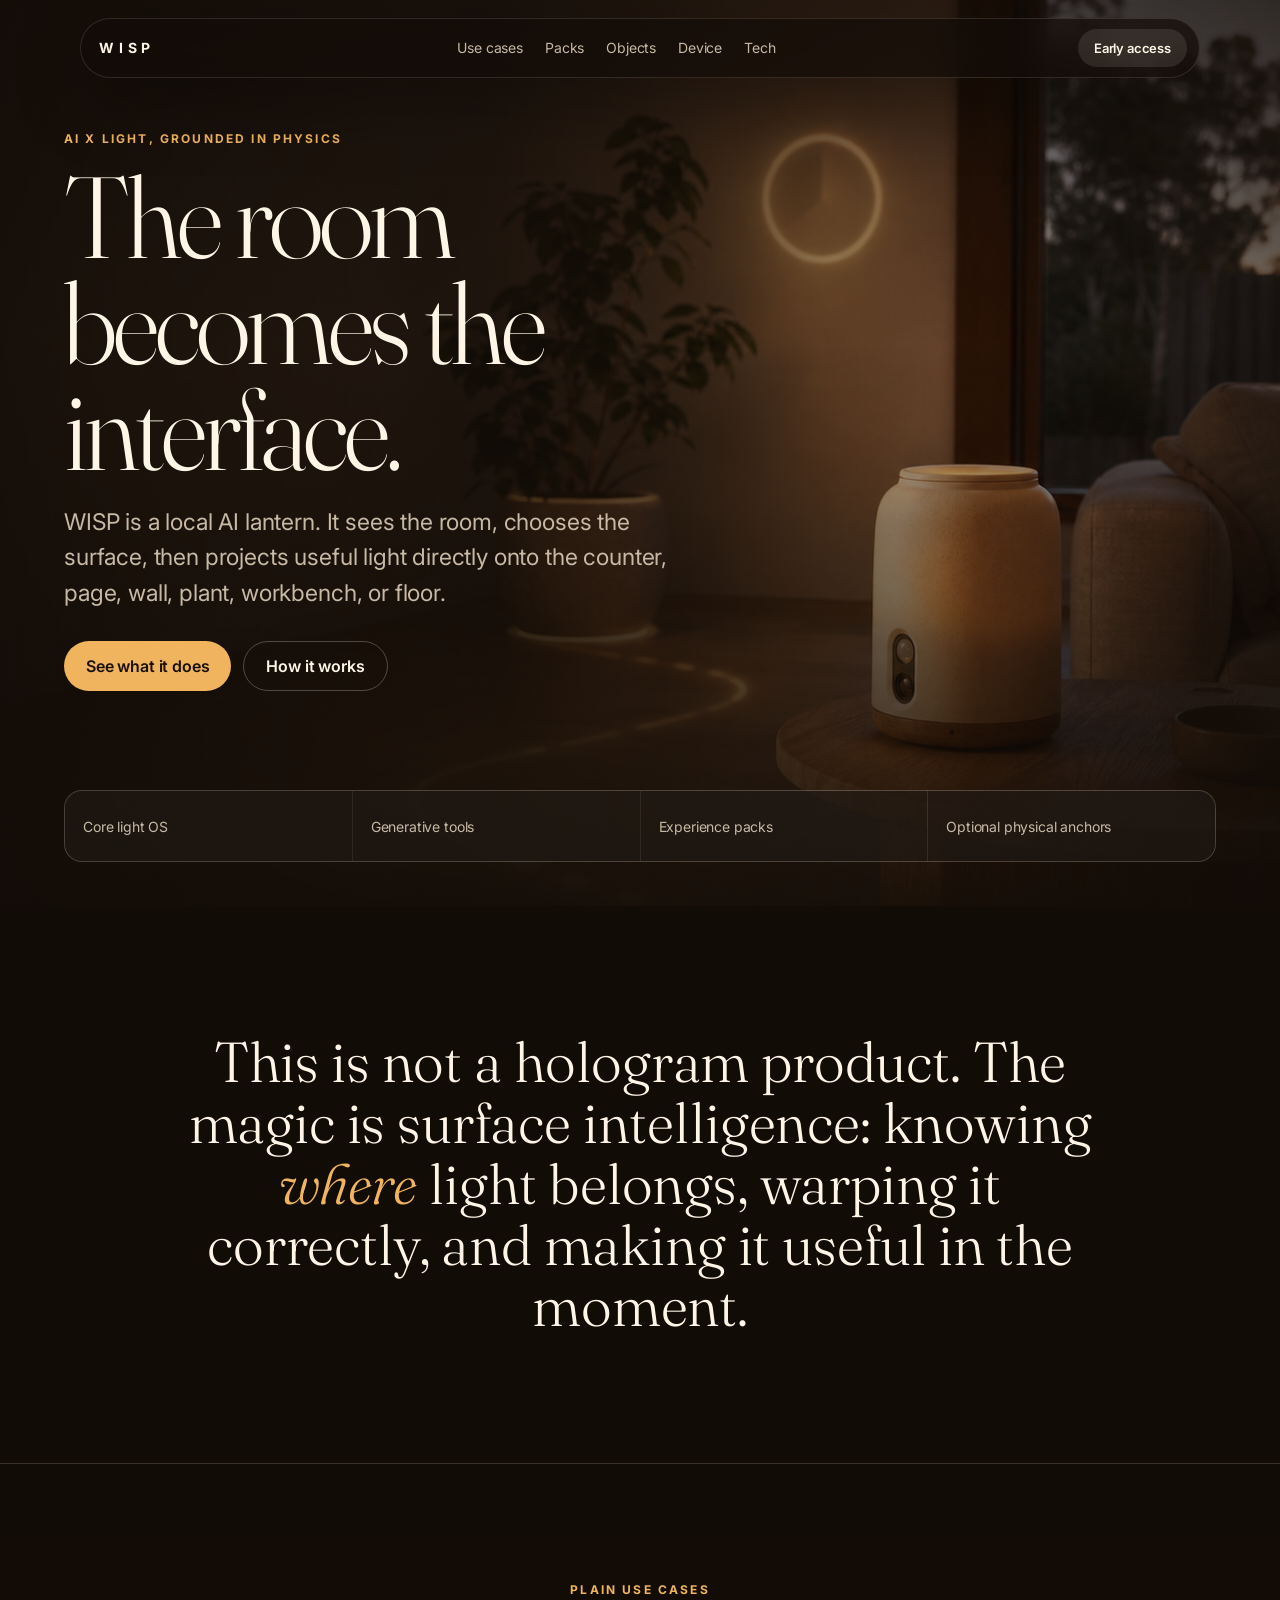
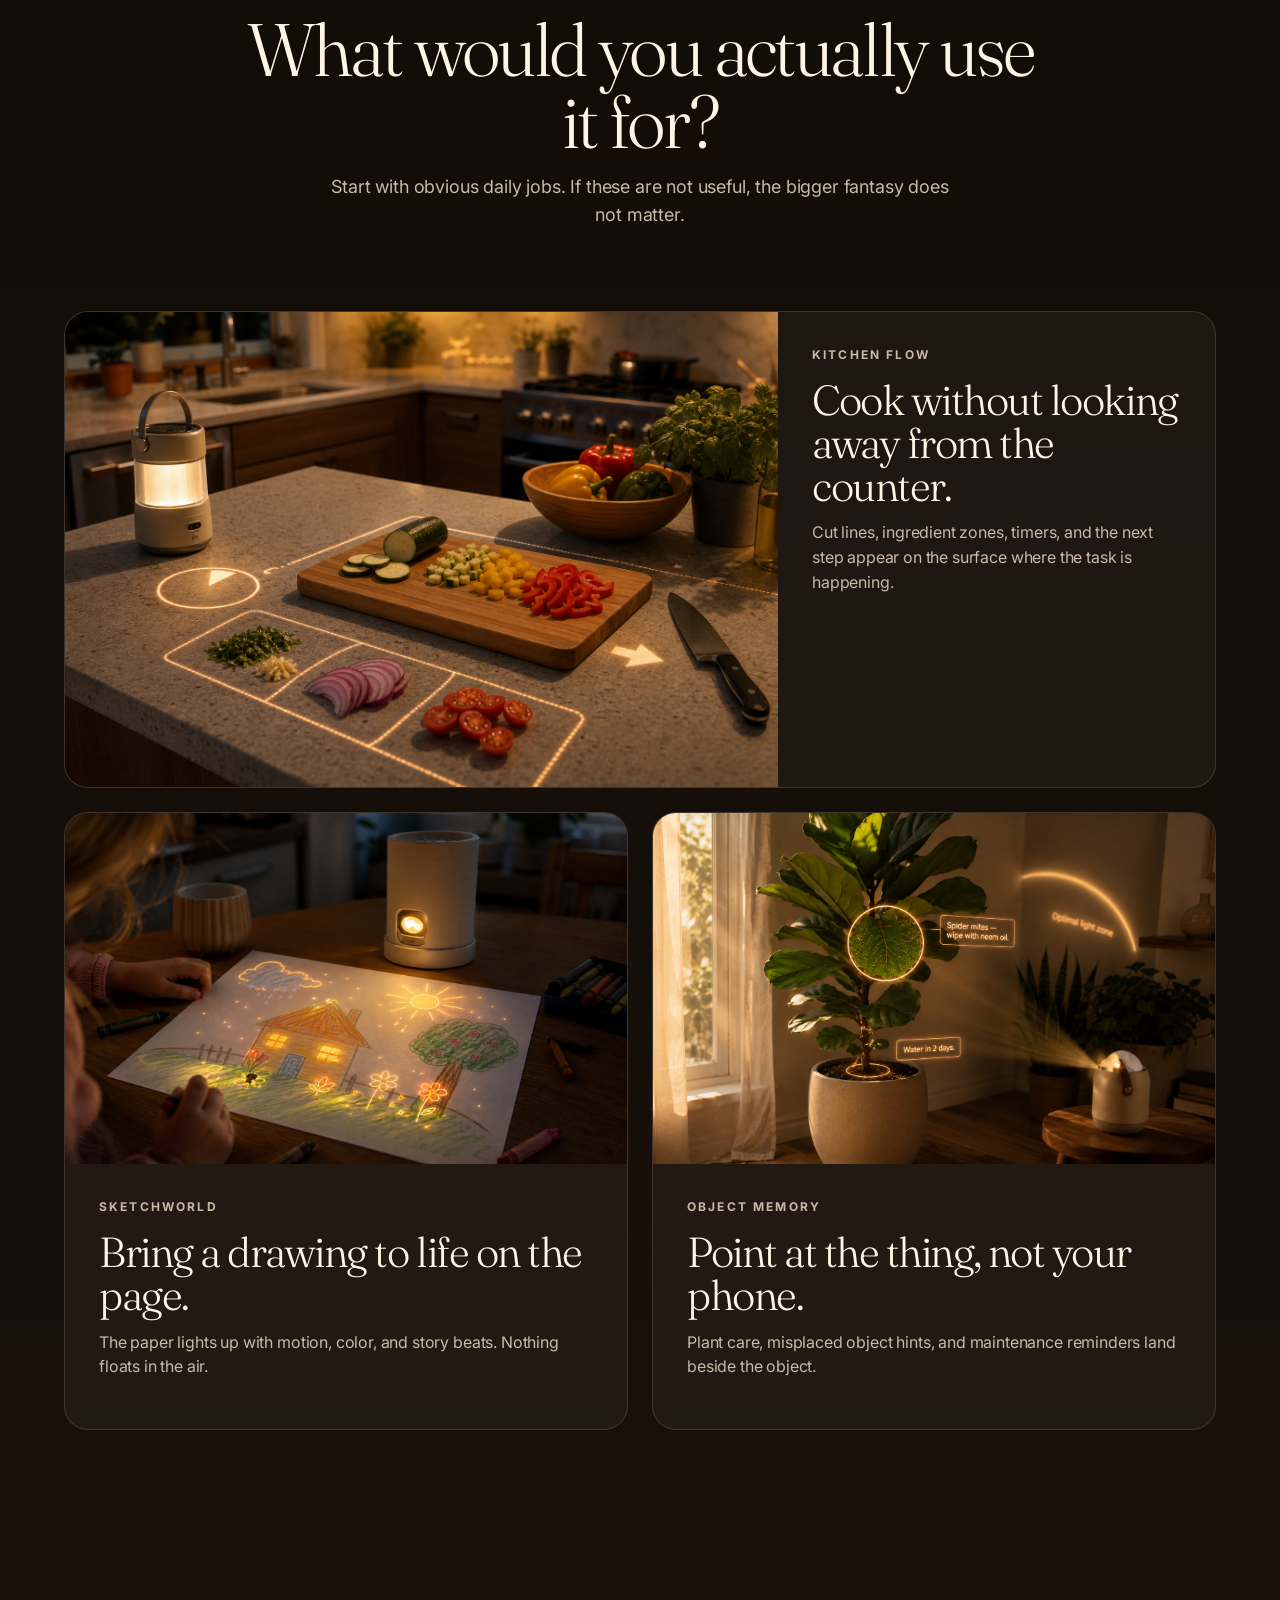
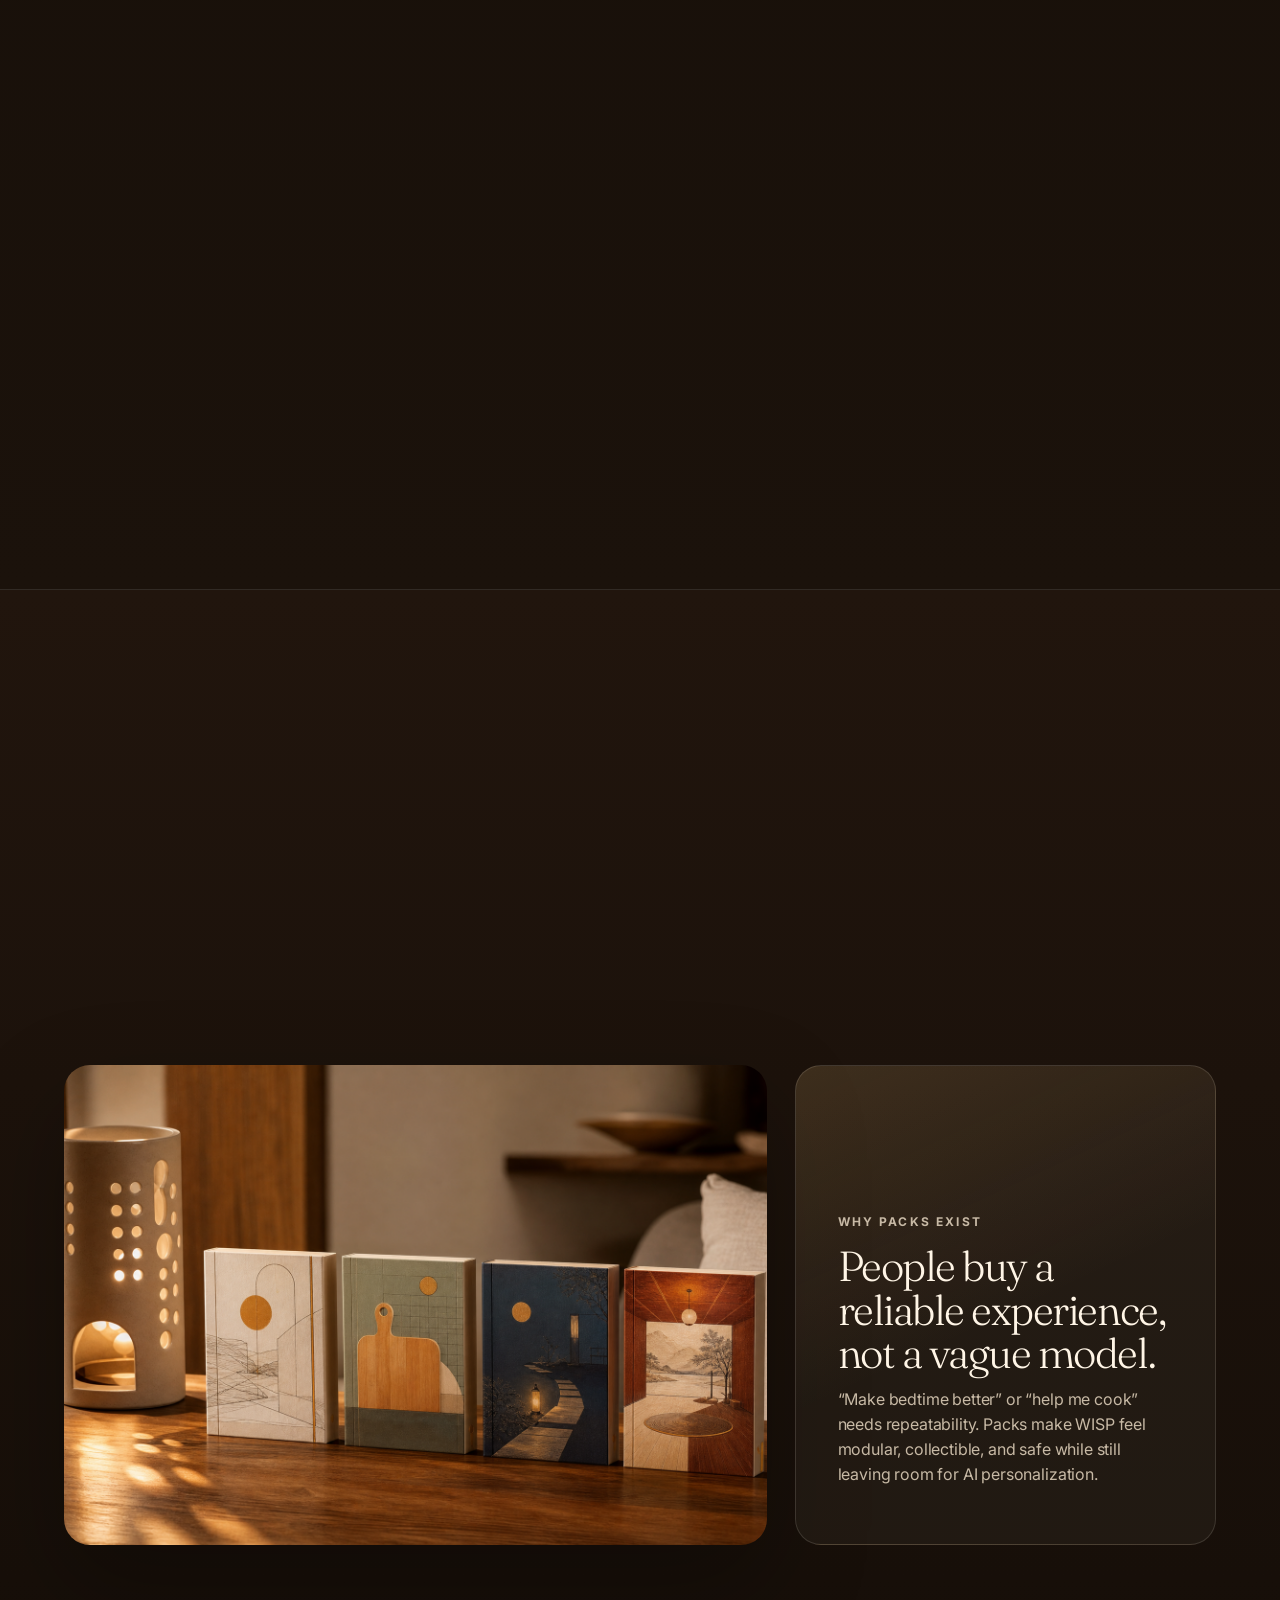
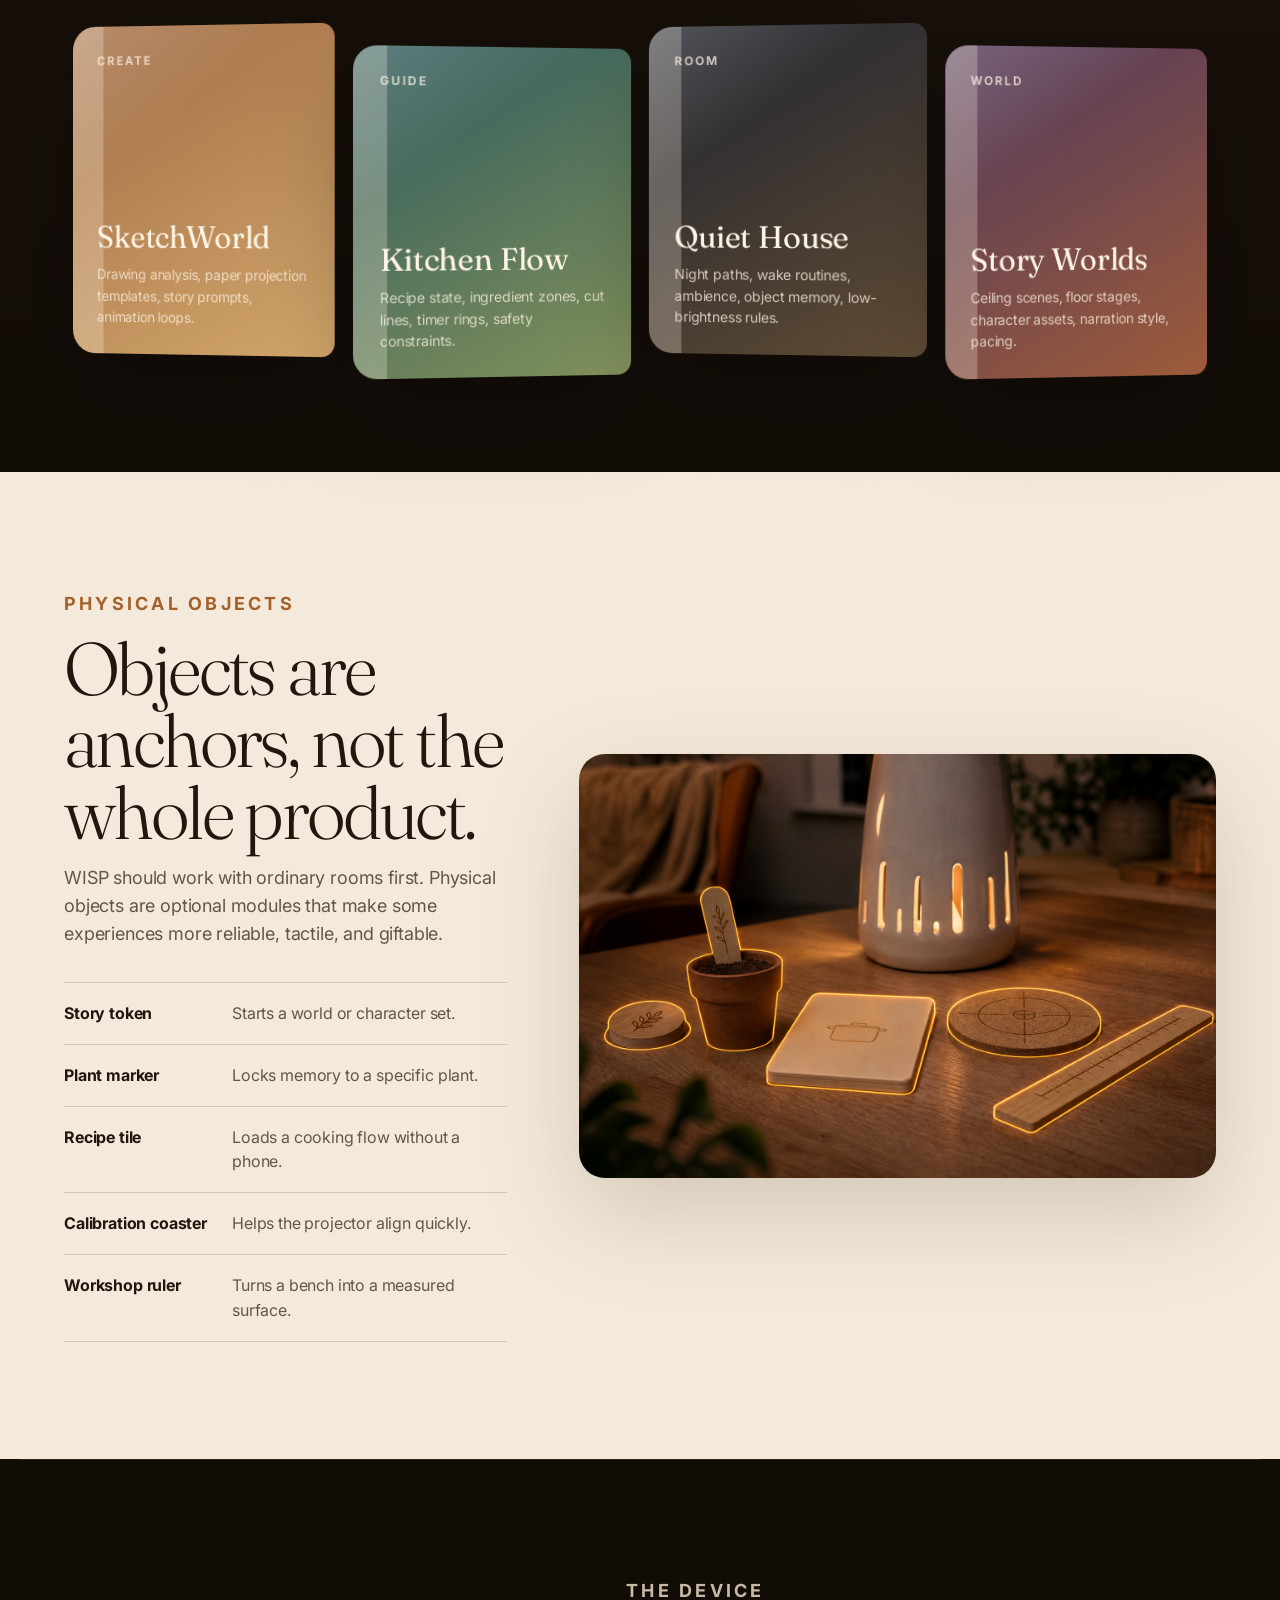
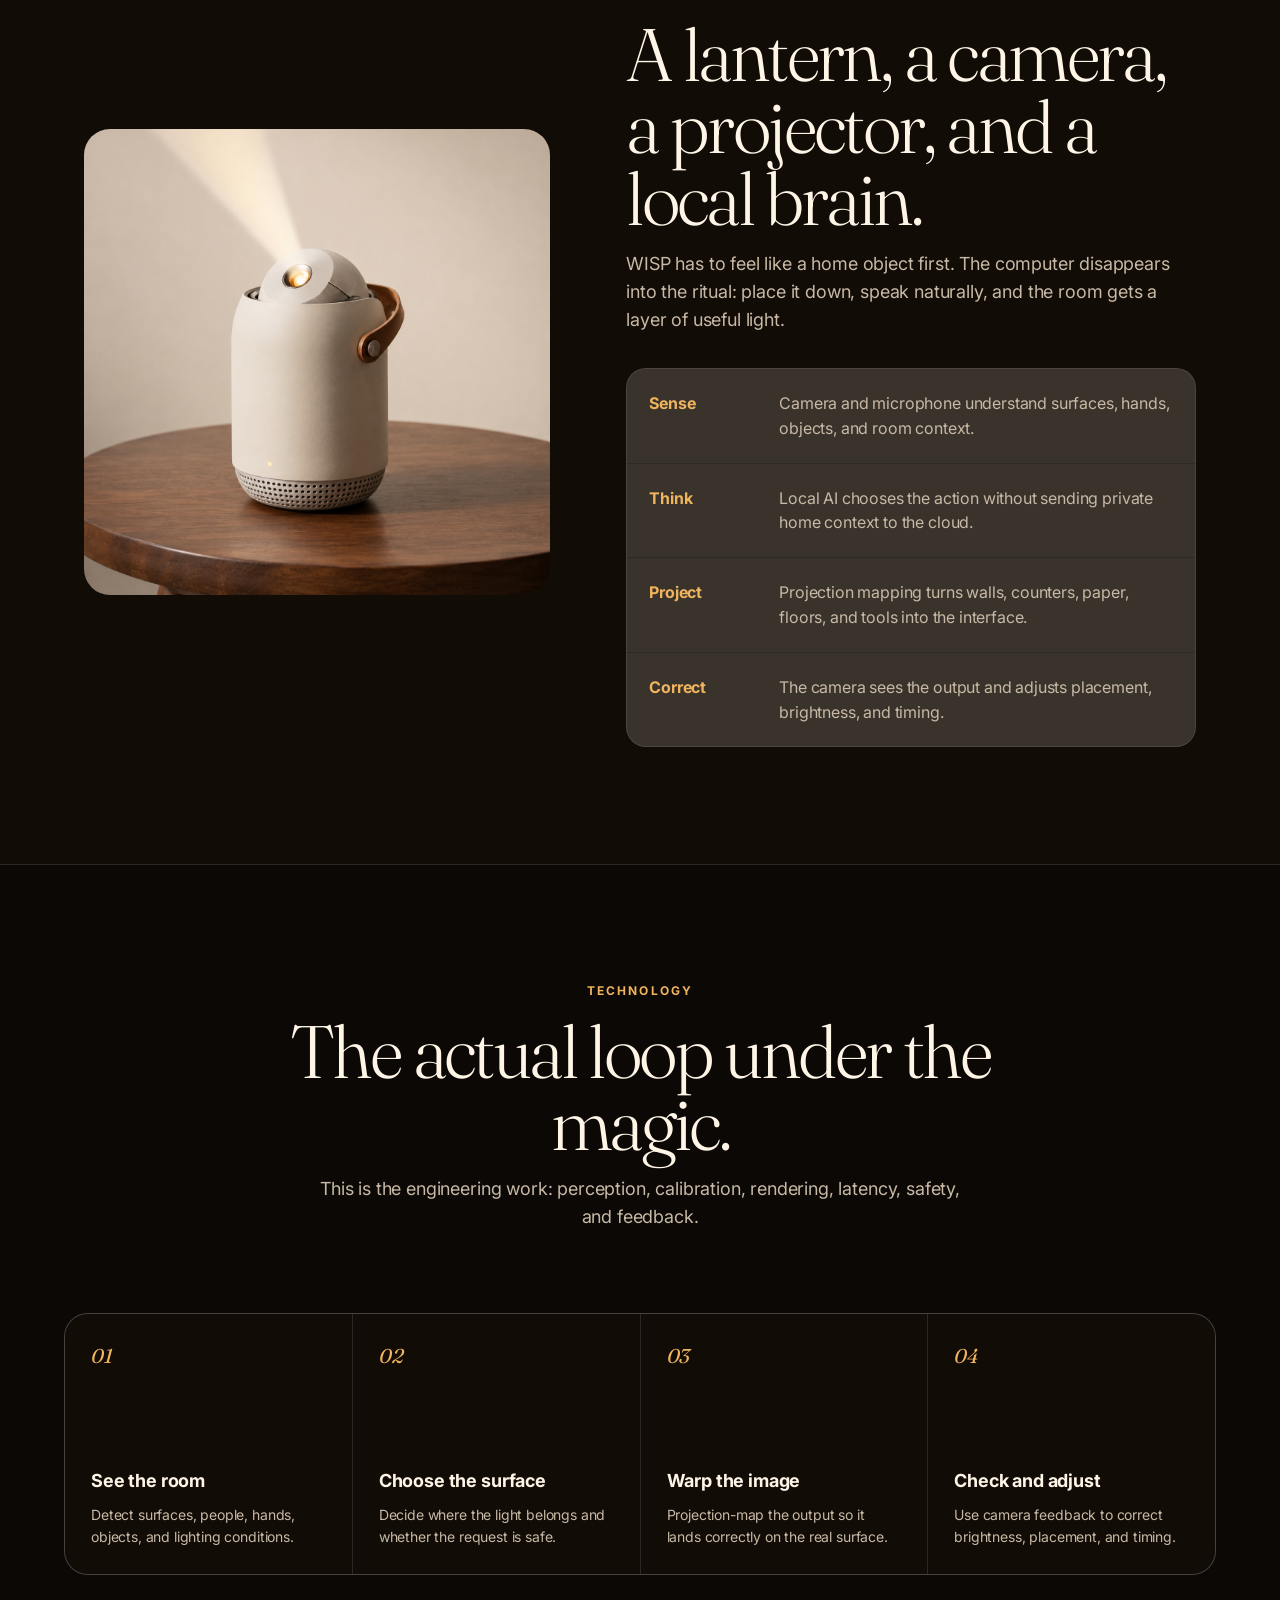
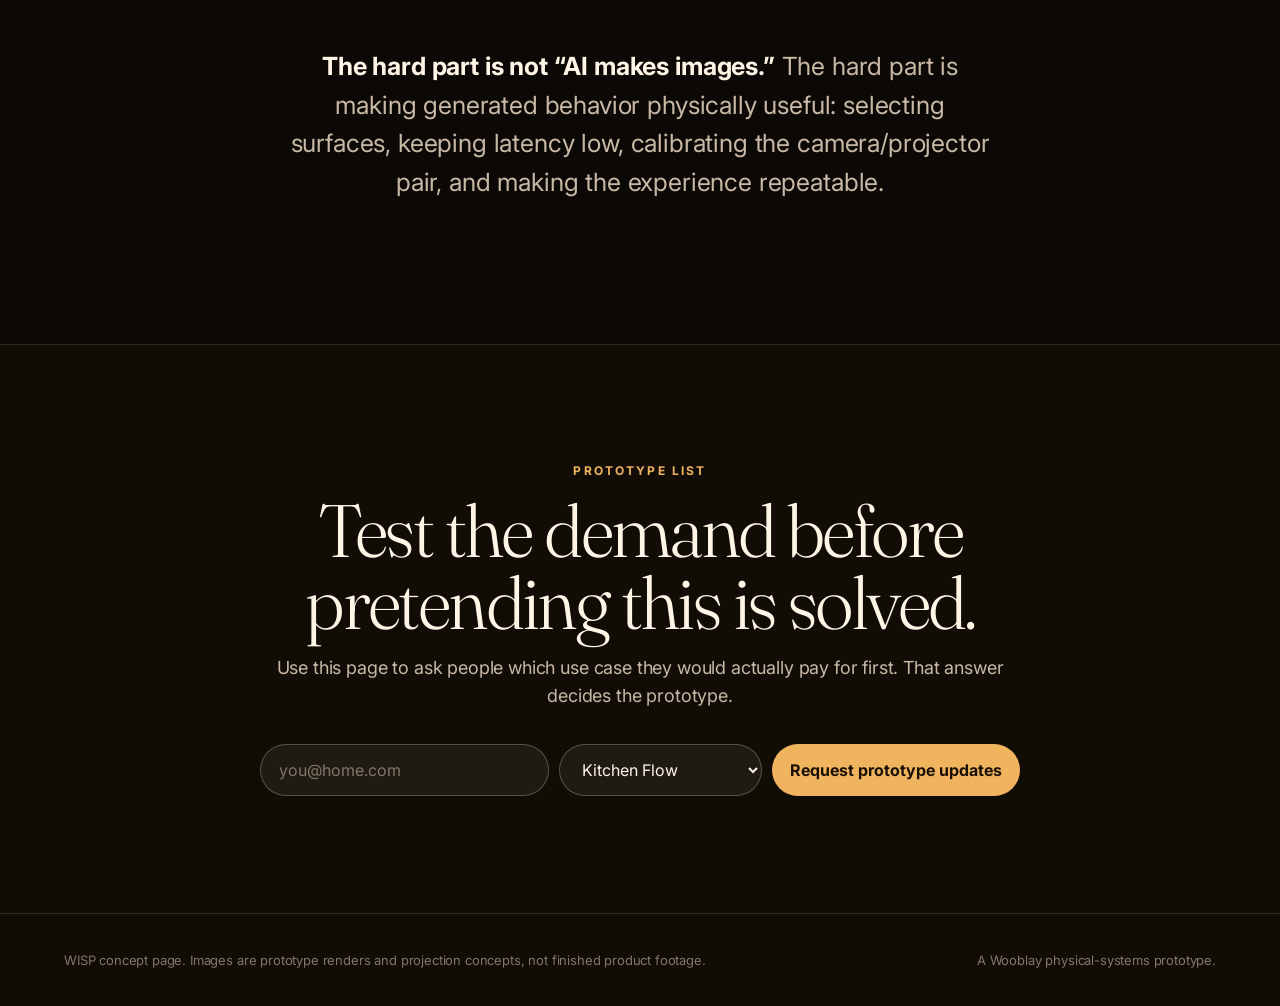
<file: site/index.html>
<!doctype html>
<html lang="en">
<head>
  <meta charset="utf-8" />
  <meta name="viewport" content="width=device-width, initial-scale=1" />
  <title>WISP — The room becomes the interface.</title>
  <meta name="description" content="WISP is a local AI lantern that projects useful, beautiful light onto real surfaces in the home. No screen. No holograms. Nothing leaves the room." />
  <meta property="og:title" content="WISP — The room becomes the interface." />
  <meta property="og:description" content="A local AI lantern that understands the room and projects useful light where the task is." />
  <meta property="og:image" content="assets/wisp-hero-real.png" />
  <meta property="og:type" content="website" />

  <link rel="preconnect" href="https://fonts.googleapis.com" />
  <link rel="preconnect" href="https://fonts.gstatic.com" crossorigin />
  <link href="https://fonts.googleapis.com/css2?family=Fraunces:ital,opsz,wght@0,9..144,300;0,9..144,400;0,9..144,500;1,9..144,300&family=Inter:wght@300;400;500;600;700&display=swap" rel="stylesheet" />
  <link rel="stylesheet" href="styles.css" />
</head>
<body>
  <header class="nav">
    <a href="#top" class="brand" aria-label="WISP home">WISP</a>
    <nav class="nav-links" aria-label="Primary">
      <a href="#uses">Use cases</a>
      <a href="#packs">Packs</a>
      <a href="#objects">Objects</a>
      <a href="#device">Device</a>
      <a href="#tech">Tech</a>
    </nav>
    <a href="#access" class="nav-cta">Early access</a>
  </header>

  <main id="top">
    <section class="hero">
      <img class="hero-img" src="assets/wisp-hero-real.png" alt="A ceramic WISP lantern projecting warm path light on a real wall and floor in a home." />
      <div class="hero-shade" aria-hidden="true"></div>
      <div class="hero-copy">
        <p class="eyebrow">AI x light, grounded in physics</p>
        <h1>The room becomes the interface.</h1>
        <p class="hero-sub">WISP is a local AI lantern. It sees the room, chooses the surface, then projects useful light directly onto the counter, page, wall, plant, workbench, or floor.</p>
        <div class="hero-actions">
          <a href="#uses" class="btn btn-primary">See what it does</a>
          <a href="#tech" class="btn btn-secondary">How it works</a>
        </div>
      </div>
      <aside class="hero-stack" aria-label="WISP product layers">
        <span>Core light OS</span>
        <span>Generative tools</span>
        <span>Experience packs</span>
        <span>Optional physical anchors</span>
      </aside>
    </section>

    <section class="truth reveal">
      <p>
        This is not a hologram product. The magic is surface intelligence:
        knowing <em>where</em> light belongs, warping it correctly, and making it useful in the moment.
      </p>
    </section>

    <section id="uses" class="section uses">
      <div class="section-head reveal">
        <p class="eyebrow">Plain use cases</p>
        <h2>What would you actually use it for?</h2>
        <p>Start with obvious daily jobs. If these are not useful, the bigger fantasy does not matter.</p>
      </div>

      <div class="use-grid">
        <article class="use use-large reveal">
          <img src="assets/wisp-kitchen-surface.png" alt="WISP projecting cooking zones, cut lines, and a timer onto a kitchen counter." />
          <div>
            <p class="kicker">Kitchen Flow</p>
            <h3>Cook without looking away from the counter.</h3>
            <p>Cut lines, ingredient zones, timers, and the next step appear on the surface where the task is happening.</p>
          </div>
        </article>

        <article class="use reveal">
          <img src="assets/wisp-drawing-surface.png" alt="A child's drawing enhanced by projected light that stays on the paper." />
          <div>
            <p class="kicker">SketchWorld</p>
            <h3>Bring a drawing to life on the page.</h3>
            <p>The paper lights up with motion, color, and story beats. Nothing floats in the air.</p>
          </div>
        </article>

        <article class="use reveal">
          <img src="assets/plant-mode.png" alt="A plant with a projected care overlay beside the pot." />
          <div>
            <p class="kicker">Object memory</p>
            <h3>Point at the thing, not your phone.</h3>
            <p>Plant care, misplaced object hints, and maintenance reminders land beside the object.</p>
          </div>
        </article>

        <article class="use reveal">
          <img src="assets/workshop-mode.png" alt="A workbench with projected measurement and assembly guidance on the wood." />
          <div>
            <p class="kicker">Workbench</p>
            <h3>Project the next step onto the material.</h3>
            <p>Measure here, cut here, place this next. The manual disappears into the workbench.</p>
          </div>
        </article>

        <article class="use reveal">
          <img src="assets/routine-light.png" alt="Warm projected path light through a home at night." />
          <div>
            <p class="kicker">Quiet House</p>
            <h3>Routine light that understands the room.</h3>
            <p>Night paths, gentle wake lighting, ambient zones, and small signals without another screen.</p>
          </div>
        </article>
      </div>
    </section>

    <section id="packs" class="section packs">
      <div class="section-head reveal">
        <p class="eyebrow">Experience packs</p>
        <h2>Packs are designed behavior, not random generation.</h2>
        <p>A pack gives the AI taste, assets, prompts, rules, projection templates, and safety boundaries. The AI personalises inside a designed world instead of inventing everything from scratch.</p>
      </div>

      <div class="pack-hero reveal">
        <img src="assets/wisp-packs-product.png" alt="Four tactile WISP experience pack boxes beside a warm lantern on a wooden table." />
        <div class="pack-note">
          <p class="kicker">Why packs exist</p>
          <h3>People buy a reliable experience, not a vague model.</h3>
          <p>“Make bedtime better” or “help me cook” needs repeatability. Packs make WISP feel modular, collectible, and safe while still leaving room for AI personalization.</p>
        </div>
      </div>

      <div class="pack-shelf reveal" aria-label="Example WISP packs">
        <article class="pack sketch">
          <span>Create</span>
          <strong>SketchWorld</strong>
          <p>Drawing analysis, paper projection templates, story prompts, animation loops.</p>
        </article>
        <article class="pack kitchen">
          <span>Guide</span>
          <strong>Kitchen Flow</strong>
          <p>Recipe state, ingredient zones, cut lines, timer rings, safety constraints.</p>
        </article>
        <article class="pack quiet">
          <span>Room</span>
          <strong>Quiet House</strong>
          <p>Night paths, wake routines, ambience, object memory, low-brightness rules.</p>
        </article>
        <article class="pack story">
          <span>World</span>
          <strong>Story Worlds</strong>
          <p>Ceiling scenes, floor stages, character assets, narration style, pacing.</p>
        </article>
      </div>
    </section>

    <section id="objects" class="section objects">
      <div class="object-layout">
        <div class="object-copy reveal">
          <p class="eyebrow">Physical objects</p>
          <h2>Objects are anchors, not the whole product.</h2>
          <p>WISP should work with ordinary rooms first. Physical objects are optional modules that make some experiences more reliable, tactile, and giftable.</p>
          <ul class="object-list">
            <li><strong>Story token</strong><span>Starts a world or character set.</span></li>
            <li><strong>Plant marker</strong><span>Locks memory to a specific plant.</span></li>
            <li><strong>Recipe tile</strong><span>Loads a cooking flow without a phone.</span></li>
            <li><strong>Calibration coaster</strong><span>Helps the projector align quickly.</span></li>
            <li><strong>Workshop ruler</strong><span>Turns a bench into a measured surface.</span></li>
          </ul>
        </div>
        <div class="object-media reveal">
          <img src="assets/wisp-object-anchors.png" alt="Optional WISP physical objects outlined by projected light on a wooden table." />
        </div>
      </div>
    </section>

    <section id="device" class="section device">
      <div class="device-media reveal">
        <img src="assets/device-prototype.png" alt="A prototype WISP lantern projecting warm light from a ceramic body." />
      </div>
      <div class="device-copy reveal">
        <p class="eyebrow">The device</p>
        <h2>A lantern, a camera, a projector, and a local brain.</h2>
        <p>WISP has to feel like a home object first. The computer disappears into the ritual: place it down, speak naturally, and the room gets a layer of useful light.</p>
        <dl class="specs">
          <div><dt>Sense</dt><dd>Camera and microphone understand surfaces, hands, objects, and room context.</dd></div>
          <div><dt>Think</dt><dd>Local AI chooses the action without sending private home context to the cloud.</dd></div>
          <div><dt>Project</dt><dd>Projection mapping turns walls, counters, paper, floors, and tools into the interface.</dd></div>
          <div><dt>Correct</dt><dd>The camera sees the output and adjusts placement, brightness, and timing.</dd></div>
        </dl>
      </div>
    </section>

    <section id="tech" class="section tech">
      <div class="section-head reveal">
        <p class="eyebrow">Technology</p>
        <h2>The actual loop under the magic.</h2>
        <p>This is the engineering work: perception, calibration, rendering, latency, safety, and feedback.</p>
      </div>

      <ol class="runtime reveal">
        <li><span>01</span><strong>See the room</strong><p>Detect surfaces, people, hands, objects, and lighting conditions.</p></li>
        <li><span>02</span><strong>Choose the surface</strong><p>Decide where the light belongs and whether the request is safe.</p></li>
        <li><span>03</span><strong>Warp the image</strong><p>Projection-map the output so it lands correctly on the real surface.</p></li>
        <li><span>04</span><strong>Check and adjust</strong><p>Use camera feedback to correct brightness, placement, and timing.</p></li>
      </ol>

      <div class="tech-note reveal">
        <p><strong>The hard part is not “AI makes images.”</strong> The hard part is making generated behavior physically useful: selecting surfaces, keeping latency low, calibrating the camera/projector pair, and making the experience repeatable.</p>
      </div>
    </section>

    <section id="access" class="access">
      <div class="access-inner reveal">
        <p class="eyebrow">Prototype list</p>
        <h2>Test the demand before pretending this is solved.</h2>
        <p>Use this page to ask people which use case they would actually pay for first. That answer decides the prototype.</p>
        <form class="signup" id="signup" novalidate>
          <input type="email" id="email" name="email" placeholder="you@home.com" autocomplete="email" required />
          <select name="interest" aria-label="Most interesting WISP layer">
            <option>Kitchen Flow</option>
            <option>SketchWorld</option>
            <option>Quiet House</option>
            <option>Object memory</option>
            <option>Workshop guidance</option>
            <option>Story Worlds</option>
          </select>
          <button type="submit">Request prototype updates</button>
        </form>
        <div class="signup-success" id="signup-success" hidden aria-live="polite">
          <p>Request noted. The next question is which use case deserves the first working prototype.</p>
        </div>
      </div>
    </section>
  </main>

  <footer class="foot">
    <p>WISP concept page. Images are prototype renders and projection concepts, not finished product footage.</p>
    <p>A Wooblay physical-systems prototype.</p>
  </footer>

  <script src="app.js"></script>
</body>
</html>
</file>
<file: site/styles.css>
:root {
  --bg: #120c07;
  --bg-2: #1b120b;
  --paper: #f4eadb;
  --paper-2: #e8d7bd;
  --ink: #fff5e6;
  --ink-soft: #c7b9a5;
  --ink-dim: #837667;
  --line: rgba(255, 245, 230, 0.13);
  --line-strong: rgba(255, 245, 230, 0.25);
  --amber: #f0b45e;
  --amber-2: #d98336;
  --moss: #71825a;
  --blue: #2f5b62;
  --plum: #59415d;
  --max: 1240px;
  --gutter: clamp(20px, 5vw, 76px);
  --serif: "Fraunces", "Iowan Old Style", Georgia, serif;
  --sans: "Inter", -apple-system, BlinkMacSystemFont, "Segoe UI", sans-serif;
  --ease: cubic-bezier(0.22, 1, 0.36, 1);
}

* {
  box-sizing: border-box;
}

html {
  scroll-behavior: smooth;
}

body {
  margin: 0;
  background: var(--bg);
  color: var(--ink);
  font-family: var(--sans);
  font-size: 16px;
  line-height: 1.55;
  letter-spacing: -0.01em;
  -webkit-font-smoothing: antialiased;
}

body::selection {
  background: var(--amber);
  color: var(--bg);
}

img {
  display: block;
  max-width: 100%;
}

a {
  color: inherit;
  text-decoration: none;
}

button,
input,
select {
  font: inherit;
}

button {
  border: 0;
  cursor: pointer;
}

.nav {
  position: fixed;
  z-index: 50;
  top: 18px;
  left: 50%;
  width: min(calc(100% - 28px), 1120px);
  transform: translateX(-50%);
  display: grid;
  grid-template-columns: auto 1fr auto;
  align-items: center;
  gap: 22px;
  padding: 10px 12px 10px 18px;
  border: 1px solid rgba(255, 245, 230, 0.12);
  border-radius: 999px;
  background: rgba(18, 12, 7, 0.72);
  color: var(--ink);
  backdrop-filter: blur(18px);
  box-shadow: 0 24px 70px rgba(0, 0, 0, 0.32);
}

.brand {
  font-size: 14px;
  font-weight: 700;
  letter-spacing: 0.34em;
}

.nav-links {
  display: flex;
  justify-content: center;
  gap: 22px;
  color: var(--ink-soft);
  font-size: 14px;
}

.nav-links a {
  transition: color 180ms var(--ease);
}

.nav-links a:hover {
  color: var(--ink);
}

.nav-cta,
.btn {
  display: inline-flex;
  align-items: center;
  justify-content: center;
  border-radius: 999px;
  font-weight: 600;
  white-space: nowrap;
}

.nav-cta {
  min-height: 38px;
  padding: 0 16px;
  background: rgba(255, 245, 230, 0.1);
  color: var(--ink);
  font-size: 13px;
}

.btn {
  min-height: 50px;
  padding: 0 22px;
  transition: transform 220ms var(--ease), background 220ms var(--ease), border-color 220ms var(--ease);
}

.btn:hover {
  transform: translateY(-1px);
}

.btn-primary {
  background: var(--amber);
  color: #1b1007;
}

.btn-secondary {
  border: 1px solid var(--line-strong);
  color: var(--ink);
}

.eyebrow,
.kicker {
  margin: 0 0 14px;
  color: var(--amber);
  font-size: 12px;
  font-weight: 700;
  letter-spacing: 0.18em;
  text-transform: uppercase;
}

.kicker {
  color: var(--ink-dim);
}

h1,
h2,
h3,
p {
  margin-top: 0;
}

h1,
h2,
h3 {
  font-family: var(--serif);
  font-weight: 300;
  letter-spacing: -0.035em;
}

h1 {
  max-width: 10.5ch;
  margin-bottom: 24px;
  font-size: clamp(58px, 9vw, 122px);
  line-height: 0.92;
}

h2 {
  margin-bottom: 16px;
  font-size: clamp(36px, 5.8vw, 76px);
  line-height: 0.97;
}

h3 {
  margin-bottom: 12px;
  font-size: clamp(25px, 3.4vw, 42px);
  line-height: 1.03;
}

.hero {
  position: relative;
  min-height: 100svh;
  display: grid;
  align-items: end;
  overflow: hidden;
  padding: 130px var(--gutter) 44px;
  isolation: isolate;
}

.hero-img,
.hero-shade {
  position: absolute;
  inset: 0;
  width: 100%;
  height: 100%;
}

.hero-img {
  z-index: -3;
  object-fit: cover;
  object-position: 56% 50%;
}

.hero-shade {
  z-index: -2;
  background:
    linear-gradient(90deg, rgba(18, 12, 7, 0.94) 0%, rgba(18, 12, 7, 0.77) 38%, rgba(18, 12, 7, 0.22) 74%, rgba(18, 12, 7, 0.6) 100%),
    linear-gradient(180deg, rgba(18, 12, 7, 0.62) 0%, transparent 38%, rgba(18, 12, 7, 0.92) 100%);
}

.hero-copy {
  width: min(100%, var(--max));
  margin: 0 auto;
  padding-bottom: clamp(80px, 11vh, 140px);
}

.hero-sub {
  max-width: 610px;
  margin-bottom: 30px;
  color: var(--ink-soft);
  font-size: clamp(18px, 1.8vw, 23px);
}

.hero-actions {
  display: flex;
  flex-wrap: wrap;
  gap: 12px;
}

.hero-stack {
  width: min(100%, var(--max));
  display: grid;
  grid-template-columns: repeat(4, 1fr);
  gap: 1px;
  margin: 0 auto;
  border: 1px solid var(--line);
  border-radius: 18px;
  overflow: hidden;
  background: rgba(255, 245, 230, 0.1);
}

.hero-stack span {
  min-height: 70px;
  display: flex;
  align-items: center;
  padding: 18px;
  background: rgba(18, 12, 7, 0.62);
  color: var(--ink-soft);
  font-size: 14px;
}

.truth {
  width: min(100%, 1040px);
  margin: 0 auto;
  padding: clamp(88px, 14vh, 160px) var(--gutter);
  text-align: center;
}

.truth p {
  margin: 0;
  font-family: var(--serif);
  font-size: clamp(30px, 4.4vw, 60px);
  font-weight: 300;
  line-height: 1.08;
}

.truth em {
  color: var(--amber);
  font-style: italic;
}

.section {
  padding: clamp(90px, 13vh, 150px) var(--gutter);
  border-top: 1px solid var(--line);
}

.section-head {
  width: min(100%, 820px);
  margin: 0 auto clamp(44px, 7vw, 82px);
  text-align: center;
}

.section-head p:not(.eyebrow) {
  max-width: 640px;
  margin-inline: auto;
  color: var(--ink-soft);
  font-size: 18px;
}

.uses {
  background: linear-gradient(180deg, var(--bg) 0%, var(--bg-2) 100%);
}

.use-grid {
  width: min(100%, var(--max));
  display: grid;
  grid-template-columns: repeat(12, 1fr);
  gap: 24px;
  margin: 0 auto;
}

.use {
  grid-column: span 6;
  display: grid;
  grid-template-rows: auto 1fr;
  overflow: hidden;
  border: 1px solid var(--line);
  border-radius: 24px;
  background: rgba(255, 245, 230, 0.045);
}

.use-large {
  grid-column: span 12;
  grid-template-columns: 1.24fr 0.76fr;
  grid-template-rows: none;
}

.use img {
  width: 100%;
  height: 100%;
  min-height: 310px;
  object-fit: cover;
}

.use:not(.use-large) img {
  aspect-ratio: 16 / 10;
}

.use div {
  padding: clamp(22px, 3vw, 34px);
}

.use p {
  color: var(--ink-soft);
}

.packs {
  background:
    linear-gradient(180deg, #21150d 0%, #120c07 100%);
}

.pack-hero {
  width: min(100%, var(--max));
  display: grid;
  grid-template-columns: 1.25fr 0.75fr;
  align-items: stretch;
  gap: 28px;
  margin: 0 auto clamp(44px, 7vw, 80px);
}

.pack-hero img {
  width: 100%;
  height: 100%;
  min-height: 480px;
  border-radius: 26px;
  object-fit: cover;
  box-shadow: 0 40px 100px rgba(0, 0, 0, 0.28);
}

.pack-note {
  display: flex;
  flex-direction: column;
  justify-content: flex-end;
  border: 1px solid var(--line);
  border-radius: 26px;
  padding: clamp(26px, 4vw, 42px);
  background:
    linear-gradient(155deg, rgba(240, 180, 94, 0.12), transparent 52%),
    rgba(255, 245, 230, 0.045);
}

.pack-note p {
  color: var(--ink-soft);
}

.pack-shelf {
  width: min(100%, var(--max));
  display: grid;
  grid-template-columns: repeat(4, 1fr);
  gap: 16px;
  margin: 0 auto;
  perspective: 1200px;
}

.pack {
  position: relative;
  min-height: 330px;
  display: flex;
  flex-direction: column;
  justify-content: flex-end;
  overflow: hidden;
  border-radius: 24px 14px 14px 24px;
  padding: 26px;
  color: var(--ink);
  box-shadow: 0 32px 90px rgba(0, 0, 0, 0.26);
  transform: rotateY(-7deg);
  isolation: isolate;
}

.pack:nth-child(even) {
  transform: rotateY(7deg) translateY(22px);
}

.pack::before {
  content: "";
  position: absolute;
  inset: 0;
  z-index: -1;
  background:
    linear-gradient(90deg, rgba(255, 245, 230, 0.26) 0 12%, transparent 12%),
    linear-gradient(145deg, rgba(255, 245, 230, 0.24), transparent 32%);
}

.pack span {
  margin-bottom: auto;
  color: rgba(255, 245, 230, 0.72);
  font-size: 12px;
  font-weight: 700;
  letter-spacing: 0.17em;
  text-transform: uppercase;
}

.pack strong {
  margin-bottom: 12px;
  font-family: var(--serif);
  font-size: 31px;
  font-weight: 400;
  line-height: 0.95;
}

.pack p {
  margin-bottom: 0;
  color: rgba(255, 245, 230, 0.76);
  font-size: 14px;
}

.pack.sketch {
  background: linear-gradient(150deg, #a06b45, #d2a66a);
}

.pack.kitchen {
  background: linear-gradient(150deg, #2d5a5f, #82915a);
}

.pack.quiet {
  background: linear-gradient(150deg, #1f2431, #5f4b33);
}

.pack.story {
  background: linear-gradient(150deg, #4f385c, #9d5b3a);
}

.objects {
  background: var(--paper);
  color: #21170f;
}

.objects .eyebrow,
.objects .kicker {
  color: #a6602b;
}

.object-layout {
  width: min(100%, var(--max));
  display: grid;
  grid-template-columns: 0.82fr 1.18fr;
  gap: clamp(34px, 6vw, 72px);
  align-items: center;
  margin: 0 auto;
}

.object-copy p {
  color: #655647;
  font-size: 18px;
}

.object-media img {
  width: 100%;
  border-radius: 26px;
  box-shadow: 0 35px 100px rgba(60, 39, 19, 0.18);
}

.object-list {
  display: grid;
  gap: 0;
  margin: 34px 0 0;
  padding: 0;
  border-top: 1px solid rgba(33, 23, 15, 0.16);
  list-style: none;
}

.object-list li {
  display: grid;
  grid-template-columns: 150px 1fr;
  gap: 18px;
  padding: 18px 0;
  border-bottom: 1px solid rgba(33, 23, 15, 0.16);
}

.object-list strong {
  color: #21170f;
}

.object-list span {
  color: #655647;
}

.device {
  width: min(100%, var(--max));
  display: grid;
  grid-template-columns: 0.9fr 1.1fr;
  gap: clamp(34px, 6vw, 76px);
  align-items: center;
  margin: 0 auto;
}

.device-media img {
  width: 100%;
  border-radius: 26px;
}

.device-copy p {
  color: var(--ink-soft);
  font-size: 18px;
}

.specs {
  display: grid;
  gap: 1px;
  margin: 34px 0 0;
  padding: 0;
  border: 1px solid var(--line);
  border-radius: 20px;
  overflow: hidden;
  background: var(--line);
}

.specs div {
  display: grid;
  grid-template-columns: 110px 1fr;
  gap: 20px;
  padding: 22px;
  background: rgba(255, 245, 230, 0.045);
}

.specs dt {
  color: var(--amber);
  font-weight: 700;
}

.specs dd {
  margin: 0;
  color: var(--ink-soft);
}

.tech {
  background: #0c0805;
}

.runtime {
  width: min(100%, var(--max));
  display: grid;
  grid-template-columns: repeat(4, 1fr);
  gap: 1px;
  margin: 0 auto;
  padding: 0;
  border: 1px solid var(--line);
  border-radius: 24px;
  overflow: hidden;
  background: var(--line);
  list-style: none;
}

.runtime li {
  min-height: 260px;
  display: flex;
  flex-direction: column;
  padding: 26px;
  background: #120c07;
}

.runtime span {
  margin-bottom: auto;
  color: var(--amber);
  font-family: var(--serif);
  font-style: italic;
  font-size: 20px;
}

.runtime strong {
  margin-bottom: 10px;
  font-size: 18px;
}

.runtime p {
  margin-bottom: 0;
  color: var(--ink-soft);
  font-size: 14px;
}

.tech-note {
  width: min(100%, 840px);
  margin: clamp(44px, 6vw, 72px) auto 0;
  padding: 0 var(--gutter);
  text-align: center;
}

.tech-note p {
  color: var(--ink-soft);
  font-size: clamp(19px, 2vw, 25px);
}

.tech-note strong {
  color: var(--ink);
}

.access {
  padding: clamp(90px, 13vh, 150px) var(--gutter);
  border-top: 1px solid var(--line);
  text-align: center;
}

.access-inner {
  width: min(100%, 760px);
  margin: 0 auto;
}

.access-inner p:not(.eyebrow) {
  color: var(--ink-soft);
  font-size: 18px;
}

.signup {
  display: grid;
  grid-template-columns: minmax(0, 1fr) minmax(190px, 0.7fr) auto;
  gap: 10px;
  margin-top: 34px;
}

.signup input,
.signup select,
.signup button {
  min-height: 52px;
  border-radius: 999px;
  padding: 0 18px;
}

.signup input,
.signup select {
  border: 1px solid var(--line-strong);
  outline: 0;
  background: rgba(255, 245, 230, 0.06);
  color: var(--ink);
}

.signup input:focus,
.signup select:focus {
  border-color: var(--amber);
}

.signup input::placeholder {
  color: var(--ink-dim);
}

.signup option {
  background: var(--bg);
}

.signup button {
  background: var(--amber);
  color: #1b1007;
  font-weight: 700;
}

.signup-success {
  margin-top: 24px;
  color: var(--amber);
  font-family: var(--serif);
  font-size: 22px;
}

.foot {
  display: flex;
  justify-content: space-between;
  gap: 18px;
  padding: 36px var(--gutter);
  border-top: 1px solid var(--line);
  color: var(--ink-dim);
  font-size: 13px;
}

.foot p {
  margin: 0;
}

.reveal {
  opacity: 0;
  transform: translateY(18px);
  transition: opacity 800ms var(--ease), transform 800ms var(--ease);
}

.reveal.in {
  opacity: 1;
  transform: translateY(0);
}

@media (max-width: 980px) {
  .nav {
    grid-template-columns: auto auto;
  }

  .nav-links {
    display: none;
  }

  .hero-stack,
  .pack-shelf,
  .runtime {
    grid-template-columns: repeat(2, 1fr);
  }

  .pack-hero,
  .object-layout,
  .device {
    grid-template-columns: 1fr;
  }

  .use-grid {
    grid-template-columns: 1fr;
  }

  .use,
  .use-large {
    grid-column: 1 / -1;
    grid-template-columns: 1fr;
  }

  .pack:nth-child(even),
  .pack {
    transform: none;
  }

  .signup {
    grid-template-columns: 1fr;
  }
}

@media (max-width: 620px) {
  .nav {
    top: 10px;
    width: calc(100% - 20px);
  }

  .nav-cta {
    display: none;
  }

  .hero {
    padding-top: 104px;
  }

  .hero-stack,
  .pack-shelf,
  .runtime {
    grid-template-columns: 1fr;
  }

  .object-list li,
  .specs div {
    grid-template-columns: 1fr;
  }

  .foot {
    flex-direction: column;
  }
}

@media (prefers-reduced-motion: reduce) {
  *,
  *::before,
  *::after {
    scroll-behavior: auto !important;
    transition-duration: 0.01ms !important;
    animation-duration: 0.01ms !important;
  }

  .reveal {
    opacity: 1;
    transform: none;
  }
}
</file>
